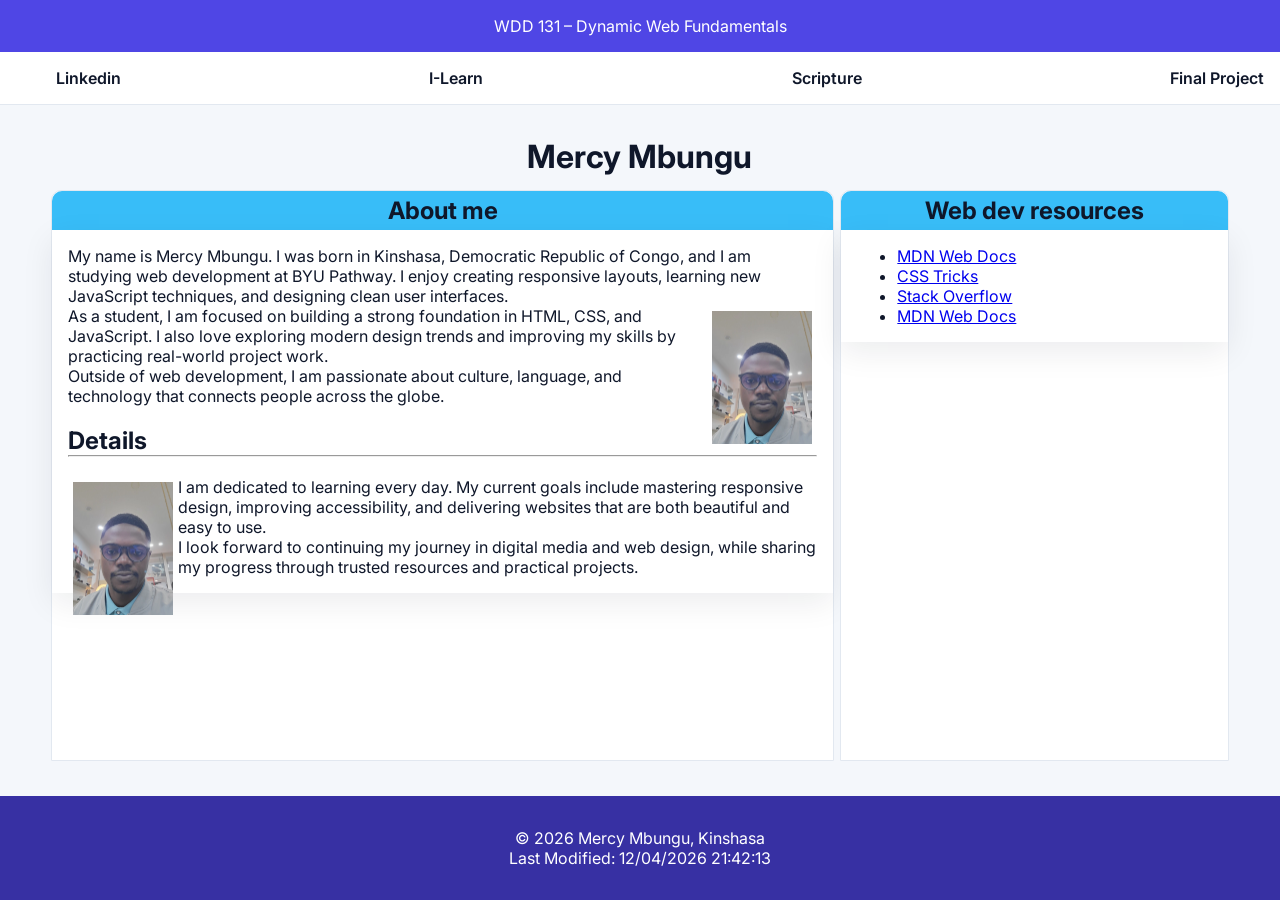
<file: index.html>
<!DOCTYPE html>
<html lang="en">
<head>
    <meta charset="UTF-8">
    <meta name="viewport" content="width=device-width, initial-scale=1.0">
    <title>WDD 131 – Dynamic Web Fundamentals – Mercy Mbungu</title>
    <meta name="author" content="Mercy Mbungu">
    <meta name="description" content="This is my WDD 131 – Dynamic Web Fundamentals course website.">
    <link rel="preconnect" href="https://fonts.googleapis.com">
    <link rel="preconnect" href="https://fonts.gstatic.com" crossorigin>
    <link href="https://fonts.googleapis.com/css2?family=Inter:wght@400;500;600;700&display=swap" rel="stylesheet">
    <link rel="stylesheet" href="styles/base.css">
    <script defer src="scripts/getdates.js"></script>
</head>
<body>
    <div class="container">
        <header class="header">
            <span id="course-title">WDD 131 – Dynamic Web Fundamentals</span>
            <nav>
                <ul>
                    <li><a href="https://linkedin.com/in/mmngoms">Linkedin</a></li>
                    <li><a href="https://byupw.instructure.com/">I-Learn</a></li>
                    <li><a href="https://www.churchofjesuschrist.org/study/scriptures/bofm/1-ne/3?lang=eng&id=p7#p7">Scripture</a></li>
                    <li><a href="#">Final Project</a></li>
                </ul>
            </nav>
        </header>
        <main>
            <h1>Mercy Mbungu</h1>
            <section class="card">
                <div class="card-title">
                    <h2>About me</h2>
                </div>
                <div class="card-body">
                    <p>My name is Mercy Mbungu. I was born in Kinshasa, Democratic Republic of Congo, and I am studying web development at BYU Pathway. I enjoy creating responsive layouts, learning new JavaScript techniques, and designing clean user interfaces.</p>
                    <img class="float-right" src="images/profile.webp" alt="Mercy Mbungu profile">
                    <p>As a student, I am focused on building a strong foundation in HTML, CSS, and JavaScript. I also love exploring modern design trends and improving my skills by practicing real-world project work.</p>
                    <p>Outside of web development, I am passionate about culture, language, and technology that connects people across the globe.</p>
                    <br>
                    <h2>Details</h2>
                    <hr>
                    <br>
                    <img src="images/profile.webp" class="float-left" alt="Portrait of Mercy Mbungu">
                    <p>I am dedicated to learning every day. My current goals include mastering responsive design, improving accessibility, and delivering websites that are both beautiful and easy to use.</p>
                    <p>I look forward to continuing my journey in digital media and web design, while sharing my progress through trusted resources and practical projects.</p>
                </div>
            </section>
            <section class="card">
                <div class="card-title">
                    <h2>Web dev resources</h2>
                </div>
                <div class="card-body">
                    <ul>
                        <li><a href="https://developer.mozilla.org/en-US/docs/Web/JavaScript">MDN Web Docs</a></li>
                        <li><a href="https://css-tricks.com/">CSS Tricks</a></li>
                        <li><a href="https://stackoverflow.com/">Stack Overflow</a></li>
                        <li><a href="https://developer.mozilla.org/en-US/docs/Web/HTML">MDN Web Docs</a></li>
                    </ul>
                </div>
            </section>
        </main>
        <footer>
            <p>&copy; <span id="currentYear"></span> Mercy Mbungu, Kinshasa</p>
            <p id="lastModified"></p>
        </footer>
    </div>
</body>
</html>
</file>
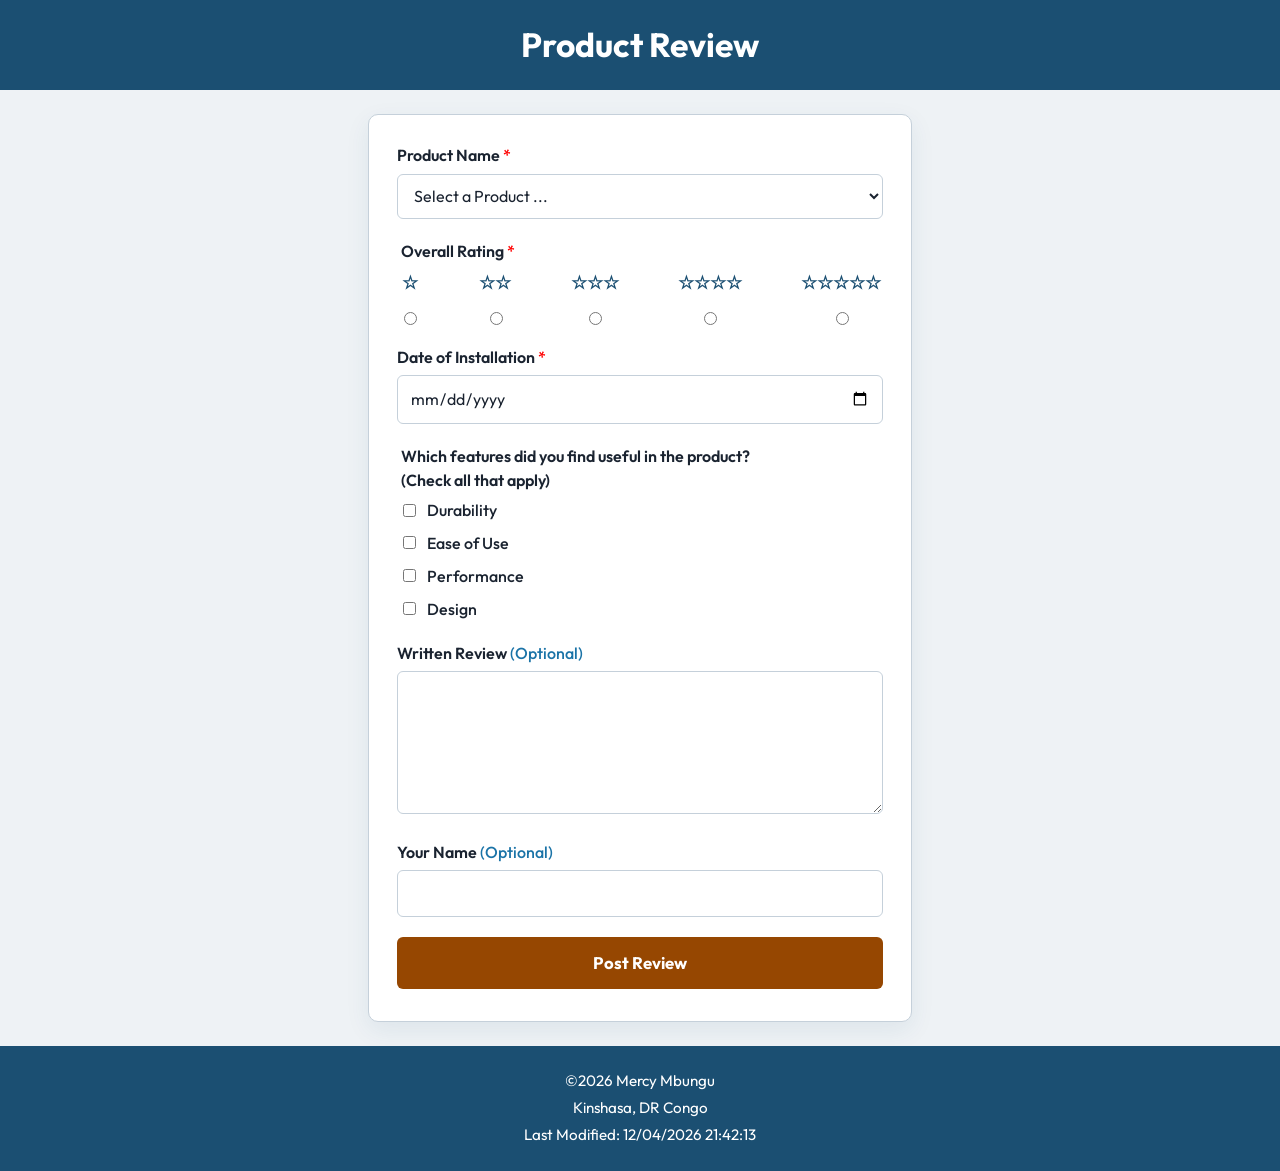
<file: form.html>
<!DOCTYPE html>
<html lang="en">
<head>
    <meta charset="UTF-8">
    <meta name="viewport" content="width=device-width, initial-scale=1.0">
    <title>Product Review | WDD 131</title>
    <meta name="description" content="Submit a product review using this WDD 131 product review form.">
    <meta name="author" content="Mercy Mbungu">

    <link rel="preconnect" href="https://fonts.googleapis.com">
    <link rel="preconnect" href="https://fonts.gstatic.com" crossorigin>
    <link href="https://fonts.googleapis.com/css2?family=Outfit:wght@400;500;600;700&display=swap" rel="stylesheet">
    <link rel="stylesheet" href="styles/form.css">
    <script src="scripts/form.js" defer></script>
    <script src="scripts/getdates.js" defer></script>
</head>
<body>
    <header>
        <h1>Product Review</h1>
    </header>

    <main>
        <form action="review.html" method="get">
            <div class="form-group">
                <label for="productName">Product Name <span class="required">*</span></label>
                <select id="productName" name="productName" required>
                    <option value="" disabled selected>Select a Product ...</option>
                </select>
            </div>

            <fieldset class="form-group">
                <legend>Overall Rating <span class="required">*</span></legend>
                <div class="rating">
                    <div class="rating-option">
                        <label for="rating1">&star;</label>
                        <input type="radio" id="rating1" name="rating" value="1" required>
                    </div>
                    <div class="rating-option">
                        <label for="rating2">&star;&star;</label>
                        <input type="radio" id="rating2" name="rating" value="2" required>
                    </div>
                    <div class="rating-option">
                        <label for="rating3">&star;&star;&star;</label>
                        <input type="radio" id="rating3" name="rating" value="3" required>
                    </div>
                    <div class="rating-option">
                        <label for="rating4">&star;&star;&star;&star;</label>
                        <input type="radio" id="rating4" name="rating" value="4" required>
                    </div>
                    <div class="rating-option">
                        <label for="rating5">&star;&star;&star;&star;&star;</label>
                        <input type="radio" id="rating5" name="rating" value="5" required>
                    </div>
                </div>
            </fieldset>

            <div class="form-group">
                <label for="installDate">Date of Installation <span class="required">*</span></label>
                <input type="date" id="installDate" name="installDate" required>
            </div>

            <fieldset class="form-group">
                <legend>Which features did you find useful in the product?<br>(Check all that apply)</legend>
                <div class="checkbox-list">
                    <label for="featureDurability">
                        <input type="checkbox" id="featureDurability" name="features" value="durability">
                        Durability
                    </label>
                    <label for="featureEase">
                        <input type="checkbox" id="featureEase" name="features" value="ease-of-use">
                        Ease of Use
                    </label>
                    <label for="featurePerformance">
                        <input type="checkbox" id="featurePerformance" name="features" value="performance">
                        Performance
                    </label>
                    <label for="featureDesign">
                        <input type="checkbox" id="featureDesign" name="features" value="design">
                        Design
                    </label>
                </div>
            </fieldset>

            <div class="form-group">
                <label for="review">Written Review <span class="optional">(Optional)</span></label>
                <textarea id="review" name="review" rows="5"></textarea>
            </div>

            <div class="form-group">
                <label for="userName">Your Name <span class="optional">(Optional)</span></label>
                <input type="text" id="userName" name="userName" autocomplete="name">
            </div>

            <input type="submit" value="Post Review">
        </form>
    </main>

    <footer>
        <p>&copy;<span id="currentYear"></span> Mercy Mbungu</p>
        <p>Kinshasa, DR Congo</p>
        <p id="lastModified"></p>
    </footer>
</body>
</html>
</file>
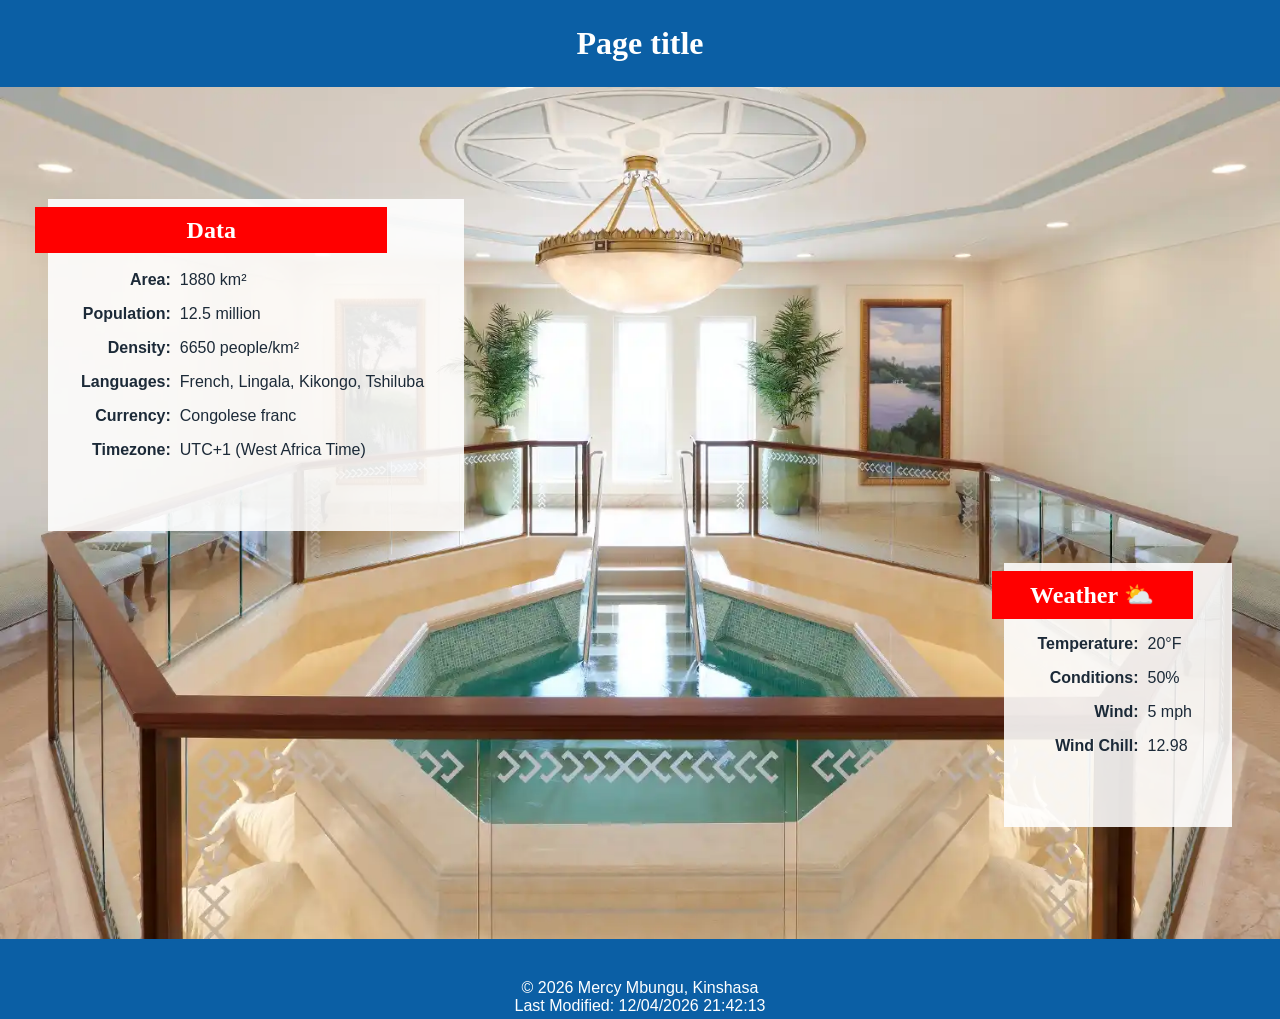
<file: place.html>
<!DOCTYPE html>
<html lang="en">
<head>
    <meta charset="UTF-8">
    <meta name="viewport" content="width=device-width, initial-scale=1.0">
    <title>Place of my city</title>
    <meta name="description" content="This is my WDD 131 – Dynamic Web Fundamentals course website : Place of my city.">
    <meta name="author"  content="Mercy Mbungu">

    <link rel="stylesheet" href="styles/place.css">
    <link rel="stylesheet" href="styles/place-large.css">

    <script src="scripts/place.js" defer></script>
</head>
<body>
    <div class="container">
        <header>
            <h1>Page title</h1>
        </header>
        <main>
            <picture>
                <source media="(min-width: 1000px)" srcset="images/template-kinshasa-large.webp">
                <source media="(min-width: 500px)" srcset="images/template-kinshasa-medium.webp">
                <img src="images/template-kinshasa-small.webp" alt="A beautiful landscape">
            </picture>
            <section class="card">
                <h2>Data</h2>
                <table>
                    <tr>
                        <th>Area:</th>
                        <td>1880 km²</td>
                    </tr>
                    <tr>
                        <th>Population:</th>
                        <td>12.5 million</td>
                    </tr>
                    <tr>
                        <th>Density:</th>
                        <td>6650 people/km²</td>
                    </tr>
                    <tr>
                        <th>Languages:</th>
                        <td>French, Lingala, Kikongo, Tshiluba</td>
                    </tr>
                    <tr>
                        <th>Currency:</th>
                        <td>Congolese franc</td>
                    </tr>
                    <tr>
                        <th>Timezone:</th>
                        <td>UTC+1 (West Africa Time)</td>
                    </tr>
                </table>
            </section>
            <section class="card">
                <h2>Weather</h2>
                <svg class="weather-icon" xmlns="http://www.w3.org/2000/svg" width="64" height="64" fill="currentColor" viewBox="0 0 16 16">
                    <path d="M7 8a3.5 3.5 0 0 1 3.5 3.555.5.5 0 0 0 .625.492A1.503 1.503 0 0 1 13 13.5a1.5 1.5 0 0 1-1.5 1.5H3a2 2 0 1 1 .1-3.998.5.5 0 0 0 .509-.375A3.5 3.5 0 0 1 7 8m4.473 3a4.5 4.5 0 0 0-8.72-.99A3 3 0 0 0 3 16h8.5a2.5 2.5 0 0 0 0-5z"/>
                    <path d="M11.286 1.778a.5.5 0 0 0-.565-.755 4.595 4.595 0 0 0-3.18 5.003 5.5 5.5 0 0 1 1.055.209A3.6 3.6 0 0 1 9.83 2.617a4.593 4.593 0 0 0 4.31 5.744 3.58 3.58 0 0 1-2.241.634q.244.477.394 1a4.59 4.59 0 0 0 3.624-2.04.5.5 0 0 0-.565-.755 3.593 3.593 0 0 1-4.065-5.422z"/>
                </svg>
                <table>
                    <tr>
                        <th>Temperature:</th>
                        <td><span id="temperature">20</span>°F</td>
                    </tr>
                    <tr>
                        <th>Conditions:</th>
                        <td><span id="humidity">50</span>%</td>
                    </tr>
                    <tr>
                        <th>Wind:</th>
                        <td><span id="windSpeed">5</span> mph</td>
                    </tr>
                    <tr>
                        <th>Wind Chill:</th>
                        <td><span id="windChill">N/A</span></td>
                    </tr>
                </table>
            </section>
        </main>
        <footer>
            <p>&copy; <span id="currentYear"></span> Mercy Mbungu, Kinshasa</p>
            <p id="lastModified"></p>
        </footer>
    </div>
</body>
</html>
</file>
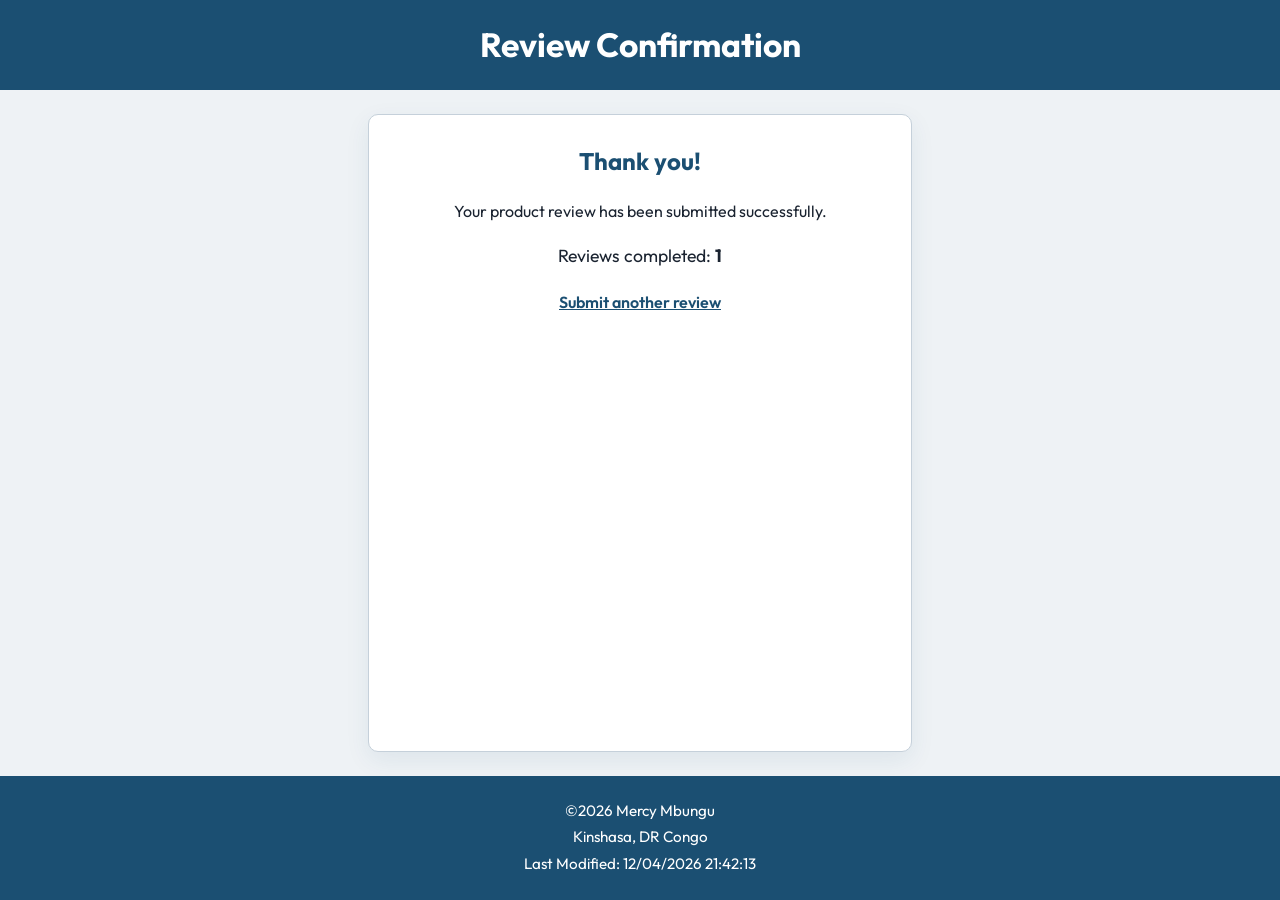
<file: review.html>
<!DOCTYPE html>
<html lang="en">
<head>
    <meta charset="UTF-8">
    <meta name="viewport" content="width=device-width, initial-scale=1.0">
    <title>Review Confirmation | WDD 131</title>
    <meta name="description" content="Confirmation page after submitting a product review.">
    <meta name="author" content="Mercy Mbungu">

    <link rel="preconnect" href="https://fonts.googleapis.com">
    <link rel="preconnect" href="https://fonts.gstatic.com" crossorigin>
    <link href="https://fonts.googleapis.com/css2?family=Outfit:wght@400;500;600;700&display=swap" rel="stylesheet">
    <link rel="stylesheet" href="styles/form.css">
    <script src="scripts/review.js" defer></script>
    <script src="scripts/getdates.js" defer></script>
</head>
<body>
    <header>
        <h1>Review Confirmation</h1>
    </header>

    <main class="confirm">
        <h2>Thank you!</h2>
        <p>Your product review has been submitted successfully.</p>
        <p class="counter">
            Reviews completed: <strong id="reviewCount">0</strong>
        </p>
        <p><a class="back-link" href="form.html">Submit another review</a></p>
    </main>

    <footer>
        <p>&copy;<span id="currentYear"></span> Mercy Mbungu</p>
        <p>Kinshasa, DR Congo</p>
        <p id="lastModified"></p>
    </footer>
</body>
</html>
</file>
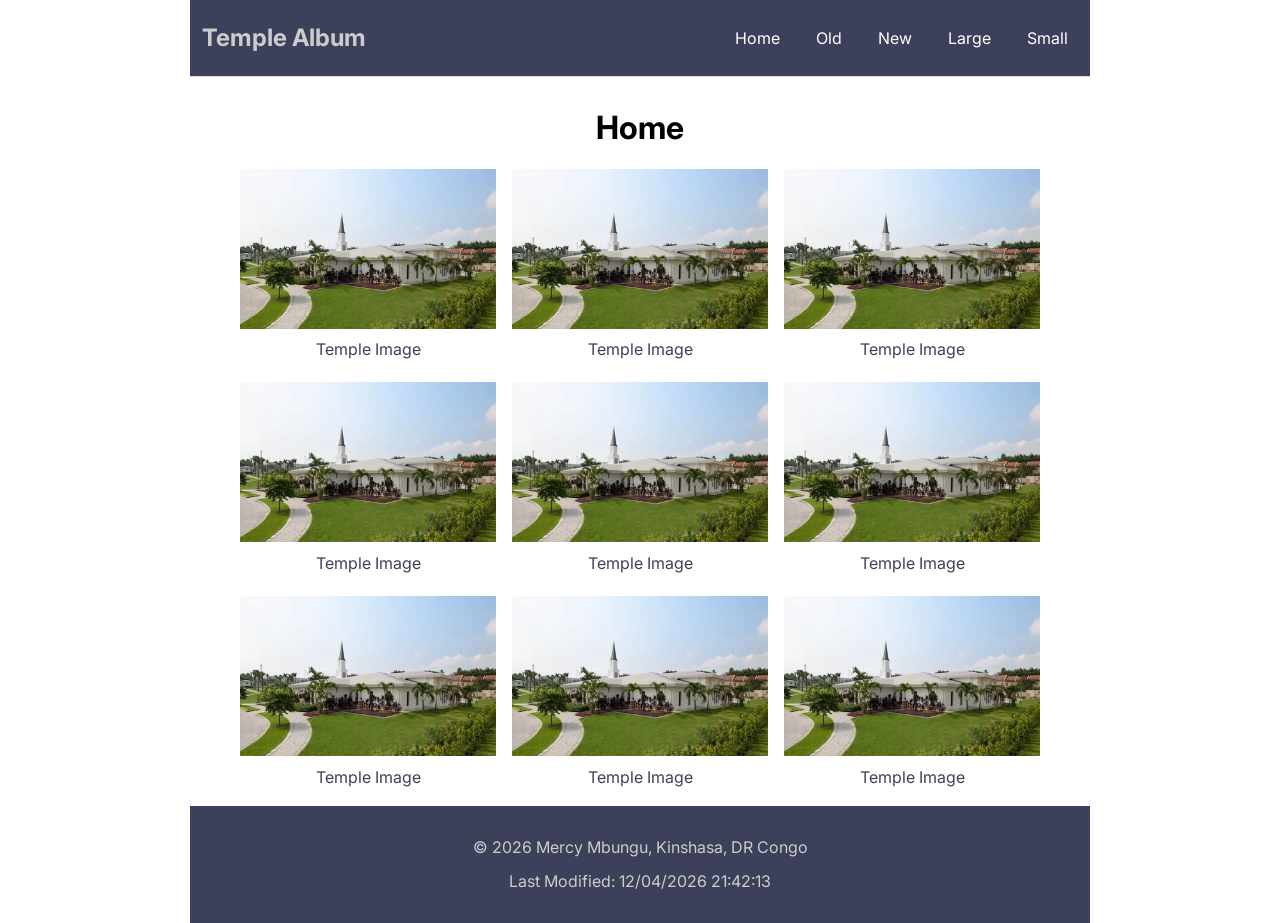
<file: temples.html>
<!DOCTYPE html>
<html lang="en">

<head>
    <meta charset="UTF-8">
    <meta name="viewport" content="width=device-width, initial-scale=1.0">
    <title>WDD131 : Temples</title>
    <meta name="description" content="This is my WDD 131 – Dynamic Web Fundamentals course website.">
    <meta name="author" content="Mercy Mbungu">

    <link rel="preconnect" href="https://fonts.googleapis.com">
    <link rel="preconnect" href="https://fonts.gstatic.com" crossorigin>
    <link href="https://fonts.googleapis.com/css2?family=Inter:wght@400;500;600;700&display=swap" rel="stylesheet">

    <link rel="stylesheet" href="styles/temples.css">
    <link rel="stylesheet" href="styles/temples-large.css">
    <link rel="stylesheet" href="styles/normalize.css">

    <script src="scripts/temples.js" defer></script>
</head>

<body>
    <div class="container">

        <header>
            <span>Temple Album</span>
            <nav>
                <a class="item" href="#">Home</a>
                <a class="item" href="#">Old</a>
                <a class="item" href="#">New</a>
                <a class="item" href="#">Large</a>
                <a class="item" href="#">Small</a>
            </nav>
            <div id="hamburger" class="hamburger"></div>
        </header>
        <main>
            <h1>Home</h1>
            <div class="album">
                <figure>
                    <img src="images/temple-kinshasa.webp" alt="Temple">
                    <figcaption>Temple Image</figcaption>
                </figure>
                <figure>
                    <img src="images/temple-kinshasa.webp" alt="Temple">
                    <figcaption>Temple Image</figcaption>
                </figure>
                <figure>
                    <img src="images/temple-kinshasa.webp" alt="Temple">
                    <figcaption>Temple Image</figcaption>
                </figure>
                <figure>
                    <img src="images/temple-kinshasa.webp" alt="Temple">
                    <figcaption>Temple Image</figcaption>
                </figure>
                <figure>
                    <img src="images/temple-kinshasa.webp" alt="Temple">
                    <figcaption>Temple Image</figcaption>
                </figure>
                <figure>
                    <img src="images/temple-kinshasa.webp" alt="Temple">
                    <figcaption>Temple Image</figcaption>
                </figure>
                <figure>
                    <img src="images/temple-kinshasa.webp" alt="Temple">
                    <figcaption>Temple Image</figcaption>
                </figure>
                <figure>
                    <img src="images/temple-kinshasa.webp" alt="Temple">
                    <figcaption>Temple Image</figcaption>
                </figure>
                <figure>
                    <img src="images/temple-kinshasa.webp" alt="Temple">
                    <figcaption>Temple Image</figcaption>
                </figure>
            </div>
        </main>

        <footer>
            <p>&copy; <span id="currentYear"></span> Mercy Mbungu, Kinshasa, DR Congo</p>
            <p id="lastModified"></p>
        </footer>
    </div>
</body>

</html>
</file>
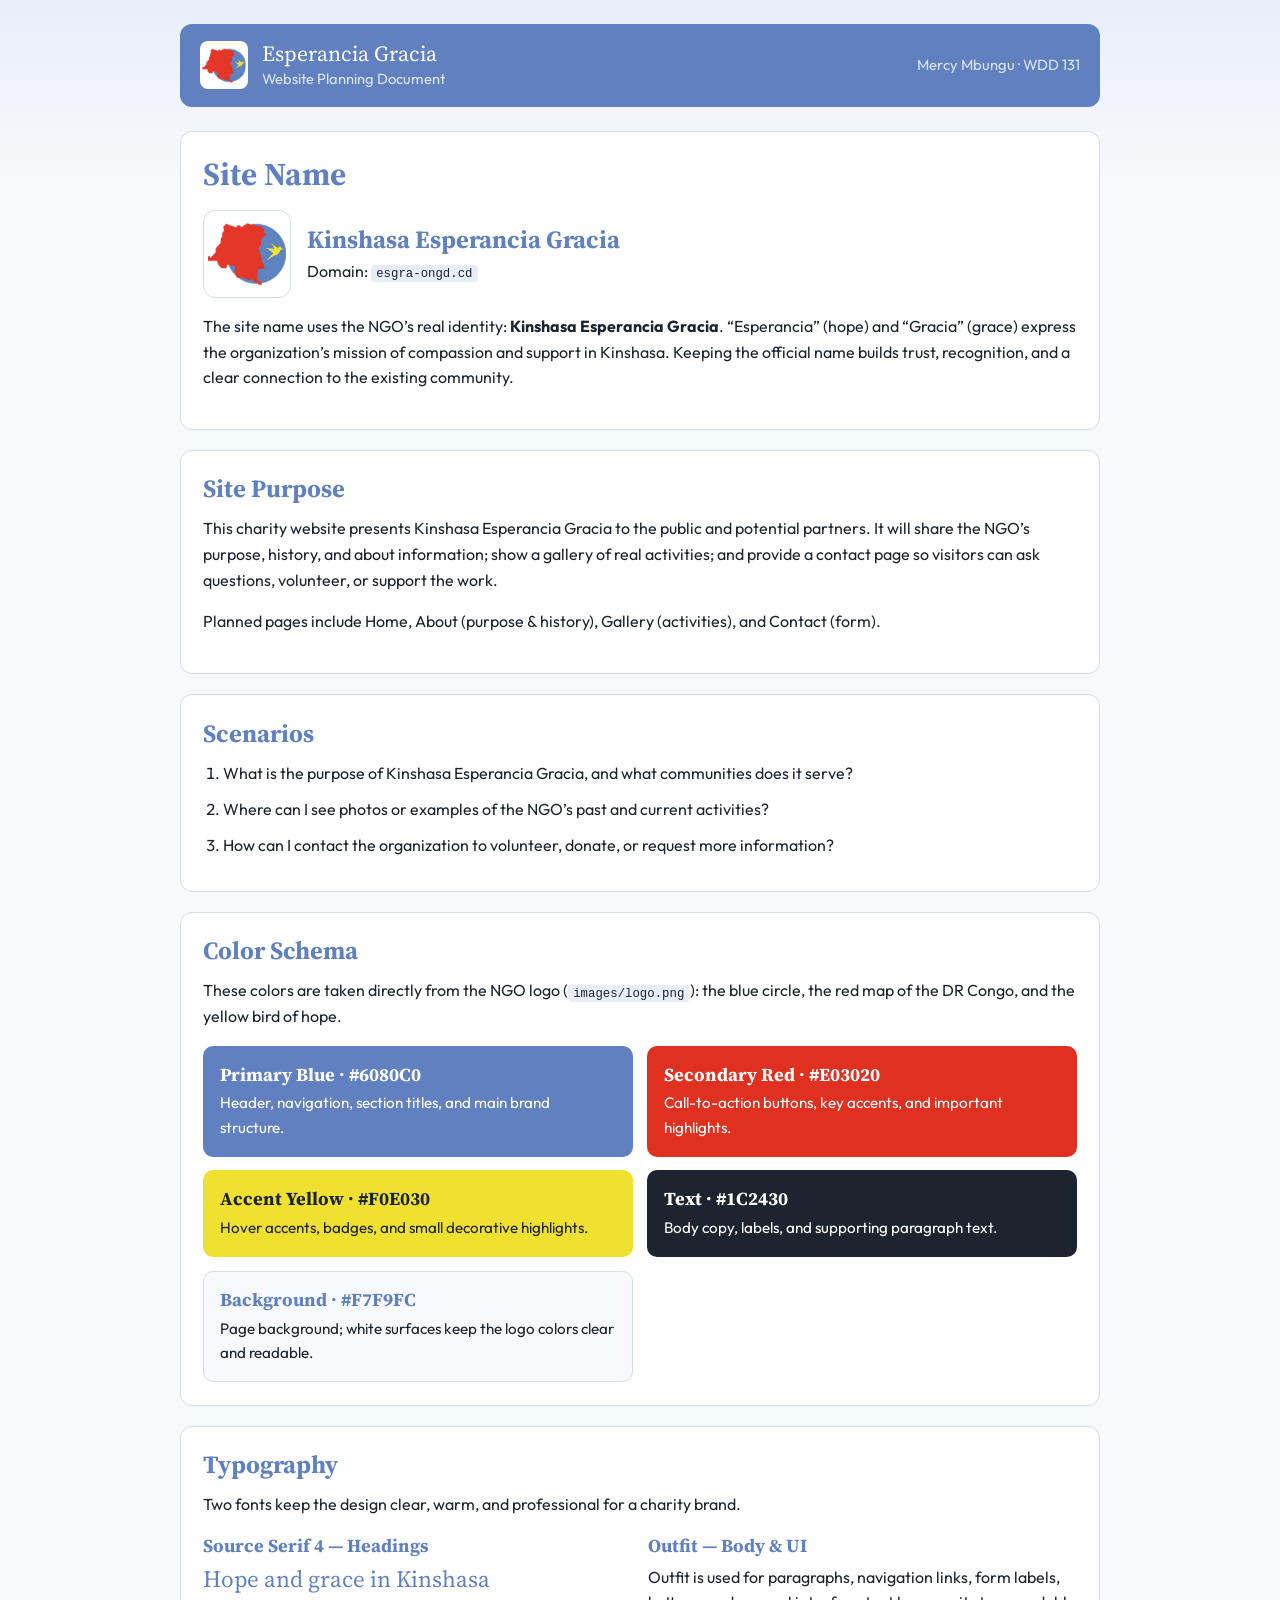
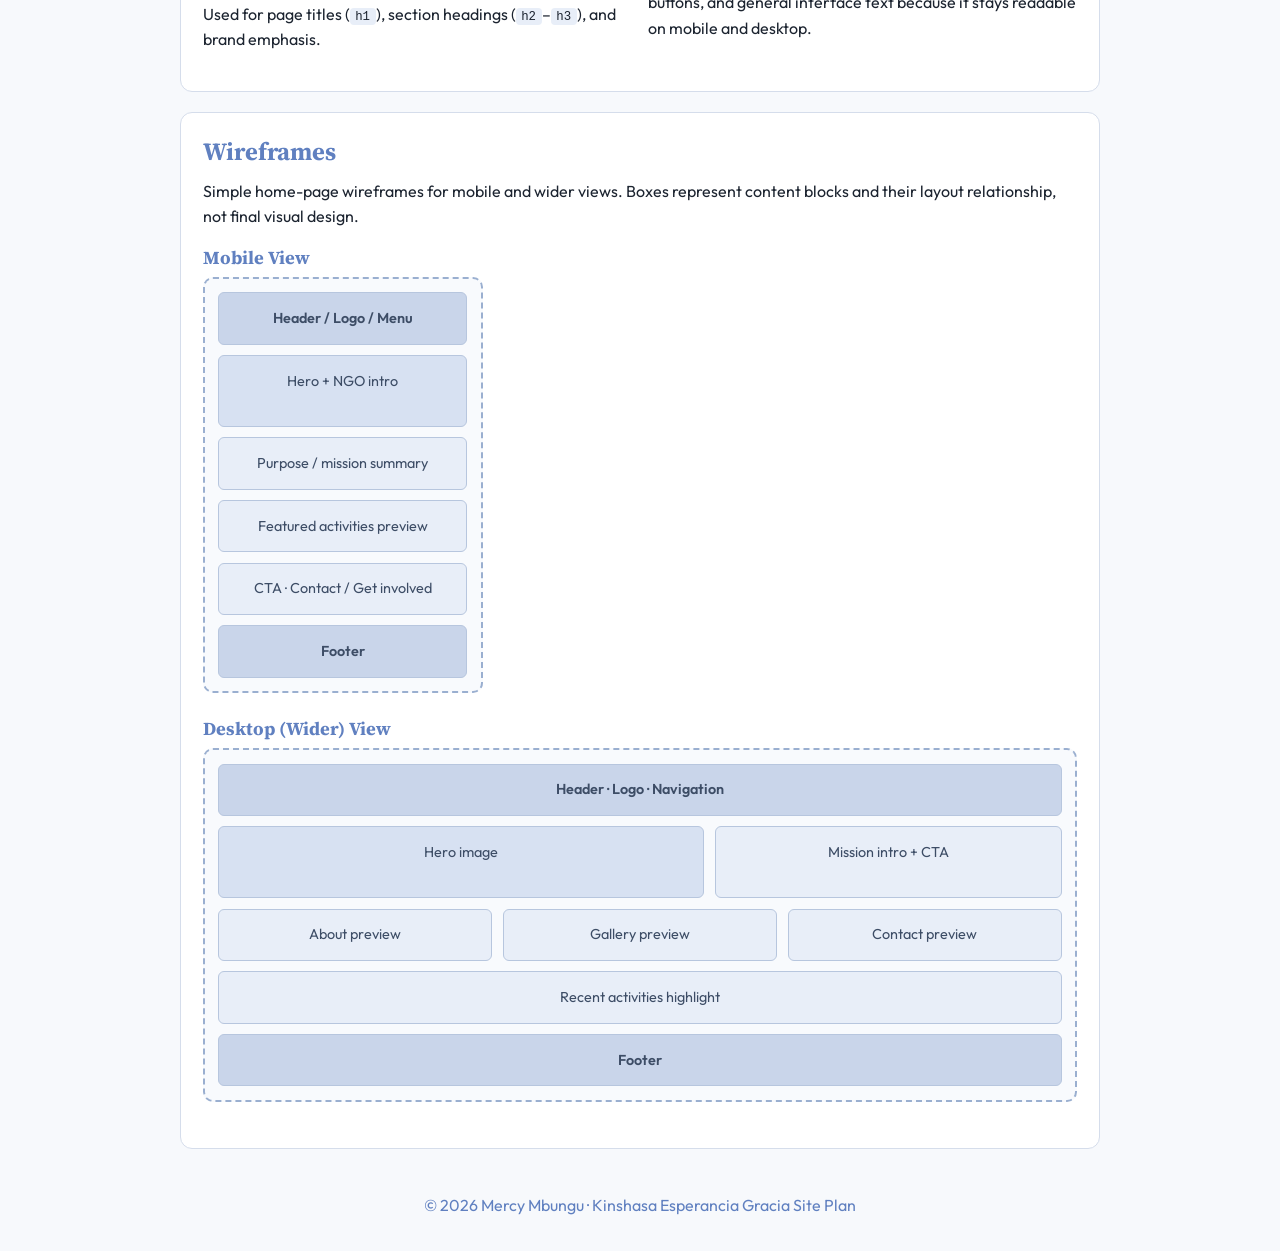
<file: project/siteplan.html>
<!DOCTYPE html>
<html lang="en">
<head>
    <meta charset="UTF-8">
    <meta name="viewport" content="width=device-width, initial-scale=1.0">
    <title>Kinshasa Esperancia Gracia | Website Site Plan</title>
    <meta name="description" content="Website planning document for Kinshasa Esperancia Gracia, a charity NGO website with purpose, history, about, contact, and activity gallery.">
    <meta name="author" content="Mercy Mbungu">

    <link rel="preconnect" href="https://fonts.googleapis.com">
    <link rel="preconnect" href="https://fonts.gstatic.com" crossorigin>
    <link href="https://fonts.googleapis.com/css2?family=Outfit:wght@400;500;600;700&family=Source+Serif+4:opsz,wght@8..60,600;8..60,700&display=swap" rel="stylesheet">
    <link rel="stylesheet" href="styles/siteplan.css">
</head>
<body>
    <header class="site-header">
        <div class="brand">
            <img class="logo" src="images/logo.png" alt="Kinshasa Esperancia Gracia logo">
            <div>
                <p class="brand-name">Esperancia Gracia</p>
                <p class="brand-tag">Website Planning Document</p>
            </div>
        </div>
        <p class="author">Mercy Mbungu · WDD 131</p>
    </header>

    <main class="plan">
        <section id="site-name" class="plan-section">
            <h1>Site Name</h1>
            <div class="name-block">
                <img class="logo-large" src="images/logo.png" alt="Kinshasa Esperancia Gracia logo">
                <div>
                    <h2>Kinshasa Esperancia Gracia</h2>
                    <p>Domain: <code>esgra-ongd.cd</code></p>
                </div>
            </div>
            <p>
                The site name uses the NGO’s real identity: <strong>Kinshasa Esperancia Gracia</strong>.
                “Esperancia” (hope) and “Gracia” (grace) express the organization’s mission of
                compassion and support in Kinshasa. Keeping the official name builds trust,
                recognition, and a clear connection to the existing community.
            </p>
        </section>

        <section id="site-purpose" class="plan-section">
            <h2>Site Purpose</h2>
            <p>
                This charity website presents Kinshasa Esperancia Gracia to the public and
                potential partners. It will share the NGO’s purpose, history, and about
                information; show a gallery of real activities; and provide a contact page
                so visitors can ask questions, volunteer, or support the work.
            </p>
            <p>
                Planned pages include Home, About (purpose &amp; history), Gallery (activities),
                and Contact (form).
            </p>
        </section>

        <section id="scenarios" class="plan-section">
            <h2>Scenarios</h2>
            <ol class="scenarios">
                <li>What is the purpose of Kinshasa Esperancia Gracia, and what communities does it serve?</li>
                <li>Where can I see photos or examples of the NGO’s past and current activities?</li>
                <li>How can I contact the organization to volunteer, donate, or request more information?</li>
            </ol>
        </section>

        <section id="color-schema" class="plan-section">
            <h2>Color Schema</h2>
            <p>
                These colors are taken directly from the NGO logo (<code>images/logo.png</code>):
                the blue circle, the red map of the DR Congo, and the yellow bird of hope.
            </p>
            <div class="swatches">
                <article class="swatch swatch-primary">
                    <h3>Primary Blue · #6080C0</h3>
                    <p>Header, navigation, section titles, and main brand structure.</p>
                </article>
                <article class="swatch swatch-secondary">
                    <h3>Secondary Red · #E03020</h3>
                    <p>Call-to-action buttons, key accents, and important highlights.</p>
                </article>
                <article class="swatch swatch-accent">
                    <h3>Accent Yellow · #F0E030</h3>
                    <p>Hover accents, badges, and small decorative highlights.</p>
                </article>
                <article class="swatch swatch-text">
                    <h3>Text · #1C2430</h3>
                    <p>Body copy, labels, and supporting paragraph text.</p>
                </article>
                <article class="swatch swatch-bg">
                    <h3>Background · #F7F9FC</h3>
                    <p>Page background; white surfaces keep the logo colors clear and readable.</p>
                </article>
            </div>
        </section>

        <section id="typography" class="plan-section">
            <h2>Typography</h2>
            <p>Two fonts keep the design clear, warm, and professional for a charity brand.</p>
            <div class="type-samples">
                <article>
                    <h3 class="heading-font">Source Serif 4 — Headings</h3>
                    <p class="heading-font sample-heading">Hope and grace in Kinshasa</p>
                    <p>Used for page titles (<code>h1</code>), section headings (<code>h2</code>–<code>h3</code>), and brand emphasis.</p>
                </article>
                <article>
                    <h3 class="body-font">Outfit — Body &amp; UI</h3>
                    <p class="body-font sample-body">
                        Outfit is used for paragraphs, navigation links, form labels, buttons,
                        and general interface text because it stays readable on mobile and desktop.
                    </p>
                </article>
            </div>
        </section>

        <section id="wireframes" class="plan-section">
            <h2>Wireframes</h2>
            <p>
                Simple home-page wireframes for mobile and wider views. Boxes represent content
                blocks and their layout relationship, not final visual design.
            </p>

            <h3>Mobile View</h3>
            <div class="wireframe wireframe-mobile">
                <div class="wf-block wf-header">Header / Logo / Menu</div>
                <div class="wf-block wf-hero">Hero + NGO intro</div>
                <div class="wf-block">Purpose / mission summary</div>
                <div class="wf-block">Featured activities preview</div>
                <div class="wf-block">CTA · Contact / Get involved</div>
                <div class="wf-block wf-footer">Footer</div>
            </div>

            <h3>Desktop (Wider) View</h3>
            <div class="wireframe wireframe-desktop">
                <div class="wf-block wf-header">Header · Logo · Navigation</div>
                <div class="wf-hero-row">
                    <div class="wf-block wf-hero">Hero image</div>
                    <div class="wf-block">Mission intro + CTA</div>
                </div>
                <div class="wf-cards">
                    <div class="wf-block">About preview</div>
                    <div class="wf-block">Gallery preview</div>
                    <div class="wf-block">Contact preview</div>
                </div>
                <div class="wf-block">Recent activities highlight</div>
                <div class="wf-block wf-footer">Footer</div>
            </div>
        </section>
    </main>

    <footer class="site-footer">
        <p>&copy; <span id="currentYear"></span> Mercy Mbungu · Kinshasa Esperancia Gracia Site Plan</p>
    </footer>

    <script>
        document.getElementById("currentYear").textContent = new Date().getFullYear();
    </script>
</body>
</html>
</file>
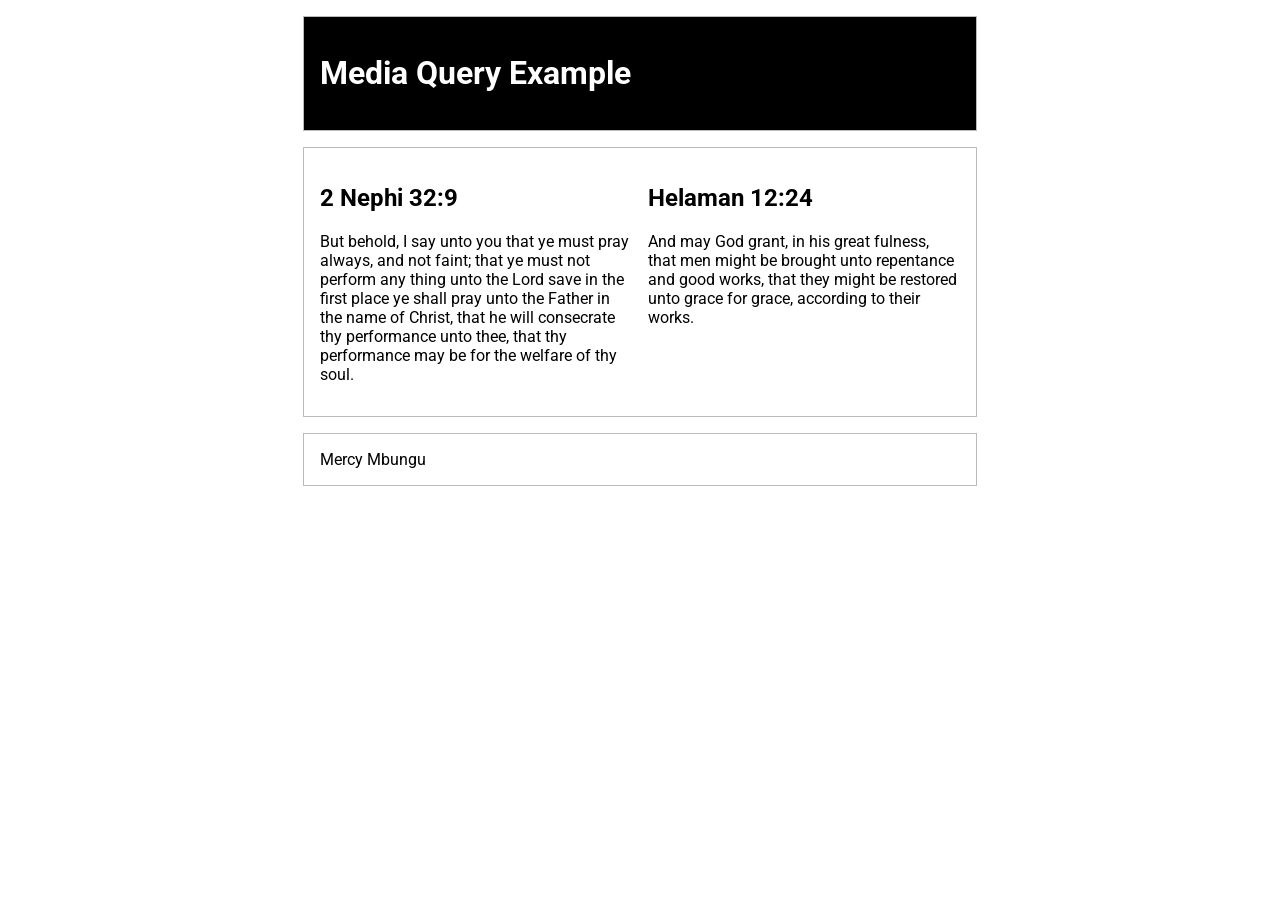
<file: week02/media-query.html>
<!DOCTYPE html>
<html lang="en">

<head>
    <meta charset="UTF-8">
    <meta name="viewport" content="width=device-width, initial-scale=1.0">
    <title>WDD 131 - Media Query</title>
    <meta name="author" content="Mercy Mbungu">
    <meta name="description" content="This is my WDD 131 – Dynamic Web Fundamentals course website.">

    <!-- Google Fonts Robotot -->
    <link rel="preconnect" href="https://fonts.googleapis.com">
    <link rel="preconnect" href="https://fonts.gstatic.com" crossorigin>
    <link href="https://fonts.googleapis.com/css2?family=Roboto:wght@300;400;500;700&display=swap" rel="stylesheet">

    <link rel="stylesheet" href="styles/media-query.css">
    <link rel="stylesheet" href="styles/media-query-large.css">
</head>

<body>
    <header>
        <h1>Media Query Example</h1>
    </header>
    <main>
        <section>
            <h2>2 Nephi 32:9</h2>
            <p>But behold, I
                say unto you that ye must pray always, and not faint; that ye must not perform any thing unto the Lord
                save in the first place ye shall pray unto the Father in the name of Christ, that he will consecrate thy
                performance unto thee, that thy performance may be for the welfare of thy soul.</p>
        </section>
        <section>
            <h2>Helaman 12:24</h2>
            <p>And may God grant, in his great fulness, that men might be brought unto
                repentance and good works, that they might be restored unto grace for grace, according to their works.
            </p>
        </section>
    </main>
    <footer>Mercy Mbungu</footer>
</body>

</html>
</file>
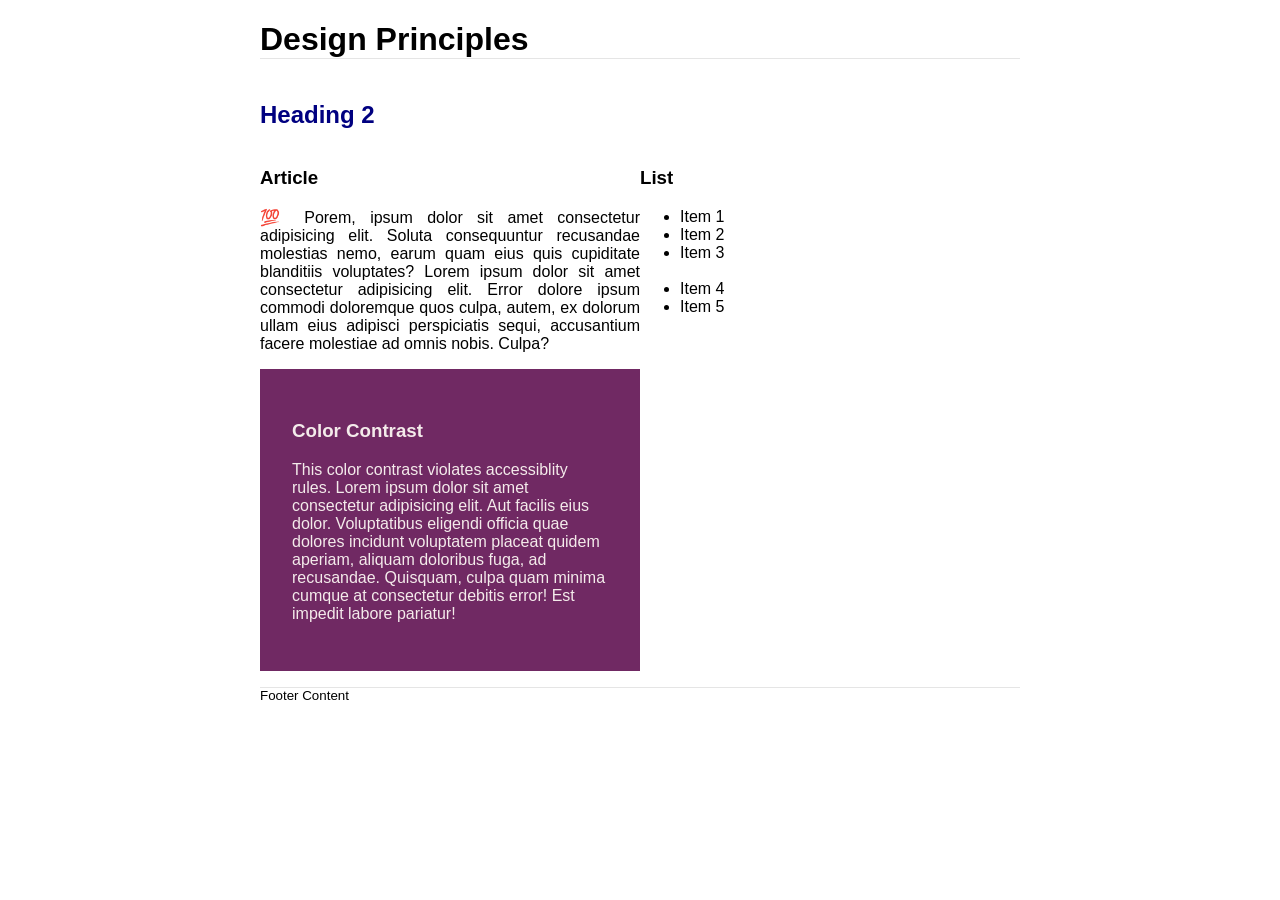
<file: week03/design.html>
<!DOCTYPE html>
<html lang="en">

<head>
    <meta charset="UTF-8">
    <meta name="viewport" content="width=*, initial-scale=1.0">
    <title>Design</title>
    <link rel="stylesheet" href="styles/design.css">
</head>

<body>
    <header>
        <h1>Design Principles</h1>
    </header>
    <main>
        <h2>Heading 2</h2>
        <section>
            <h3>Article</h3>
            <article>
                <p>💯 Porem, ipsum dolor sit amet consectetur adipisicing elit. Soluta consequuntur recusandae molestias
                    nemo, earum quam eius quis cupiditate blanditiis voluptates? Lorem ipsum dolor sit amet consectetur
                    adipisicing elit. Error dolore ipsum commodi doloremque quos culpa, autem, ex dolorum ullam eius
                    adipisci perspiciatis sequi, accusantium facere molestiae ad omnis nobis. Culpa?</p>
            </article>
        </section>
        <section>
            <h3>List</h3>
            <ul>
                <li>Item 1</li>
                <li>Item 2</li>
                <li>Item 3<br><br></li>
                <li>Item 4</li>
                <li>Item 5</li>
            </ul>
        </section>
        <div class="callout">
            <h3>Color Contrast</h3>
            <p>This color contrast violates accessiblity rules. Lorem ipsum dolor sit amet consectetur adipisicing elit.
                Aut facilis eius dolor. Voluptatibus eligendi officia quae dolores incidunt voluptatem placeat quidem
                aperiam, aliquam doloribus fuga, ad recusandae. Quisquam, culpa quam minima cumque at consectetur
                debitis error! Est impedit labore pariatur!</p>
        </div>
    </main>
    <footer>
        Footer Content
    </footer>
</body>

</html>
</file>
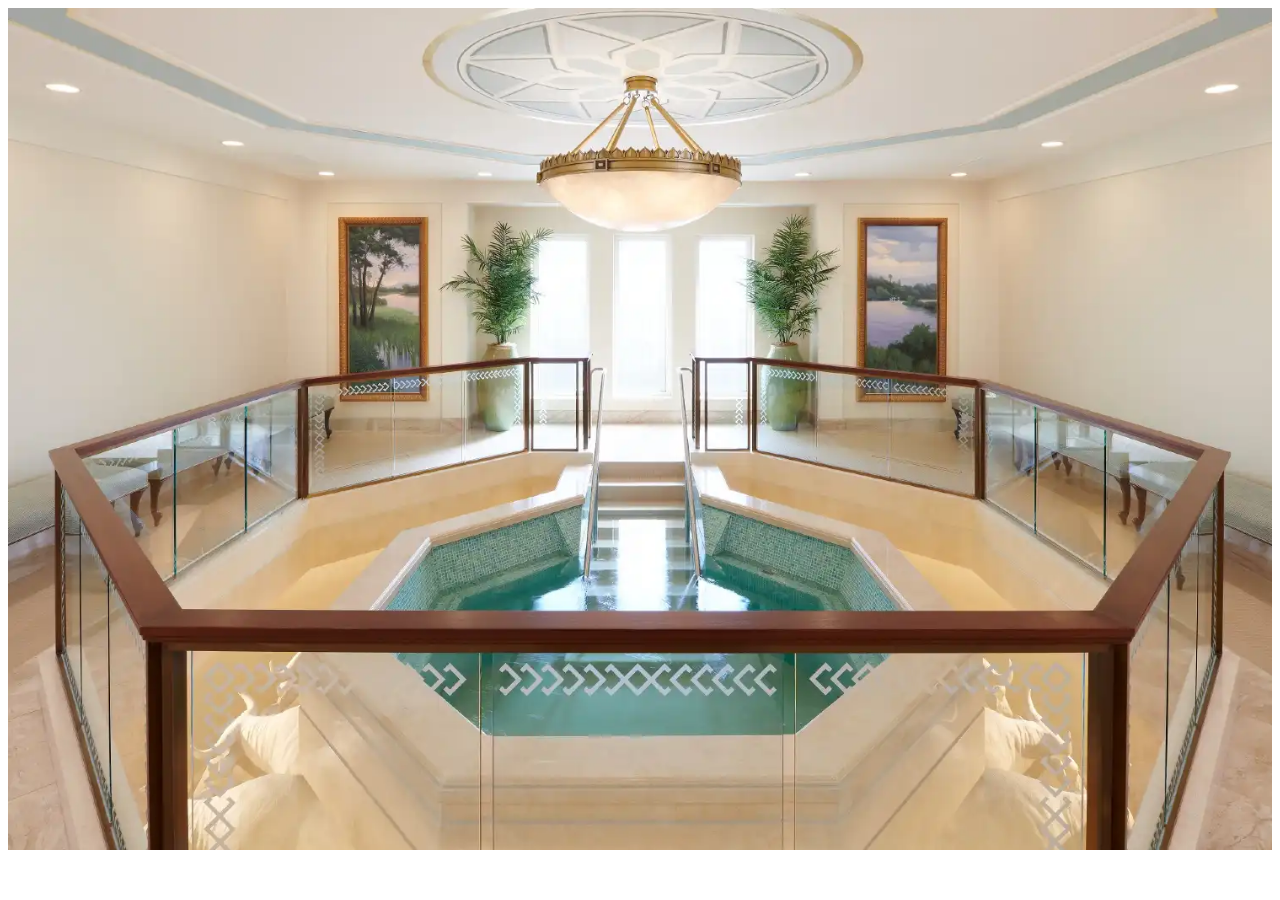
<file: week03/responsive-images.html>
<!DOCTYPE html>
<html lang="en">
<head>
    <meta charset="UTF-8">
    <meta name="viewport" content="width=device-width, initial-scale=1.0">
    <title>Responsive Image</title>
    <meta name="description" content="This is my WDD 131 – Dynamic Web Fundamentals course website : Responsive Image Example.">
    <link rel="stylesheet" href="styles/responsive-images.css">
</head>
<body>
    <main>
        <div class="hero">
            <picture>
                <source media="(min-width:1000px )" srcset="images/template-kinshasa-large.webp">
                <source media="(min-width: 500px)" srcset="images/template-kinshasa-medium.webp">
                <img src="images/template-kinshasa-small.webp" alt="A beautiful landscape">
            </picture>
        </div>
    </main>
</body>
</html>
</file>
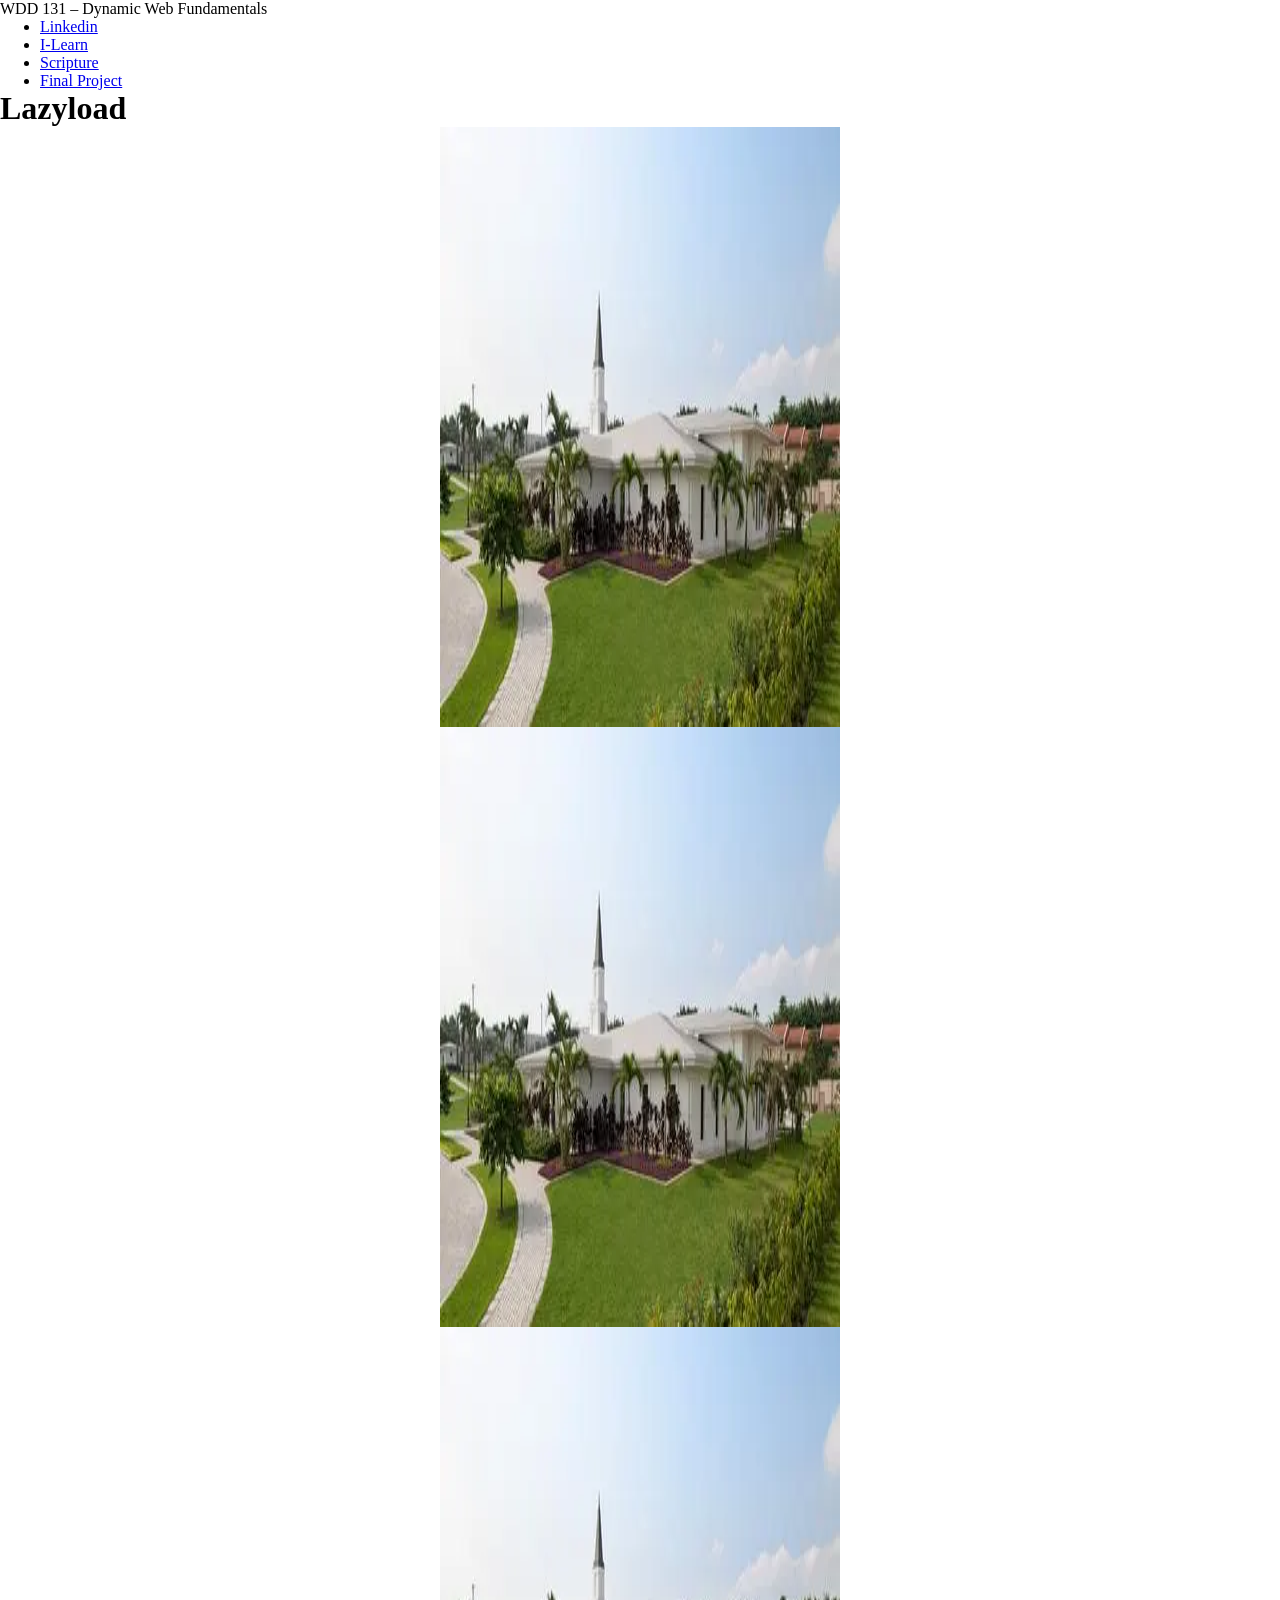
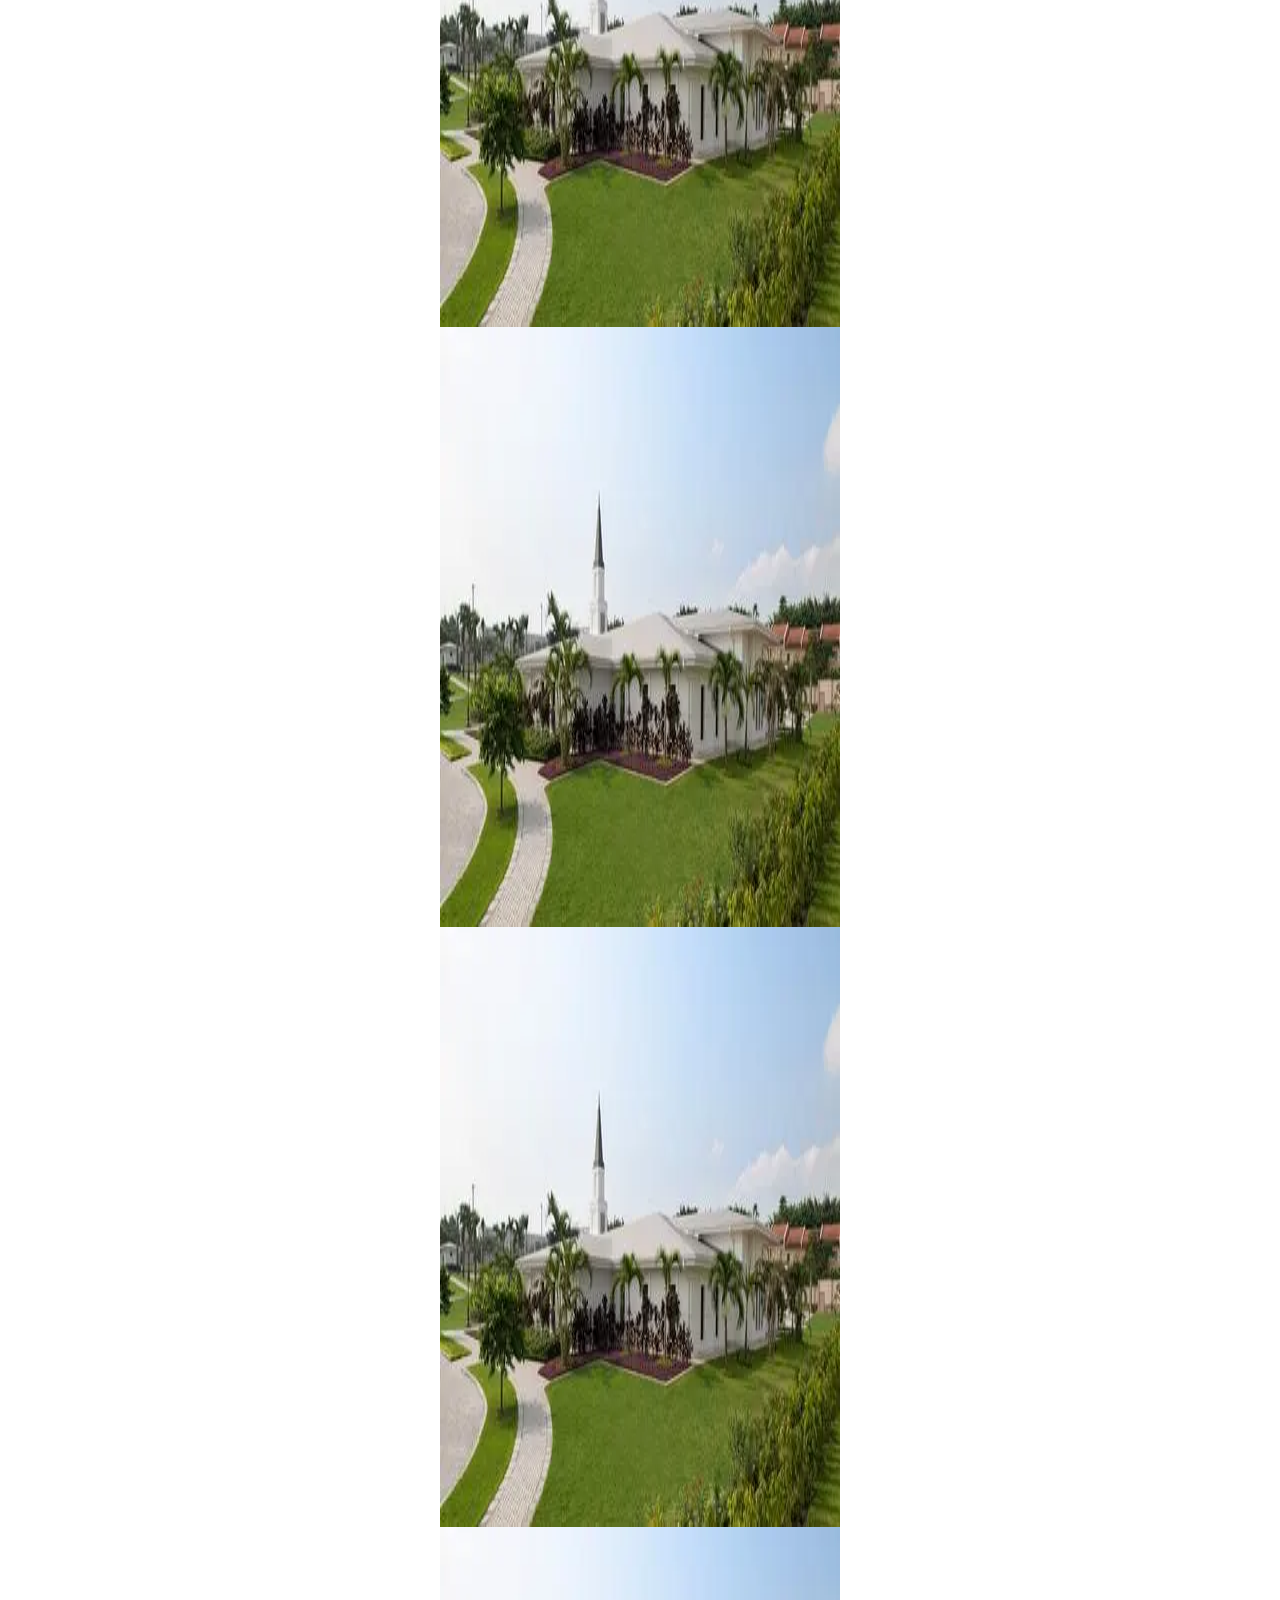
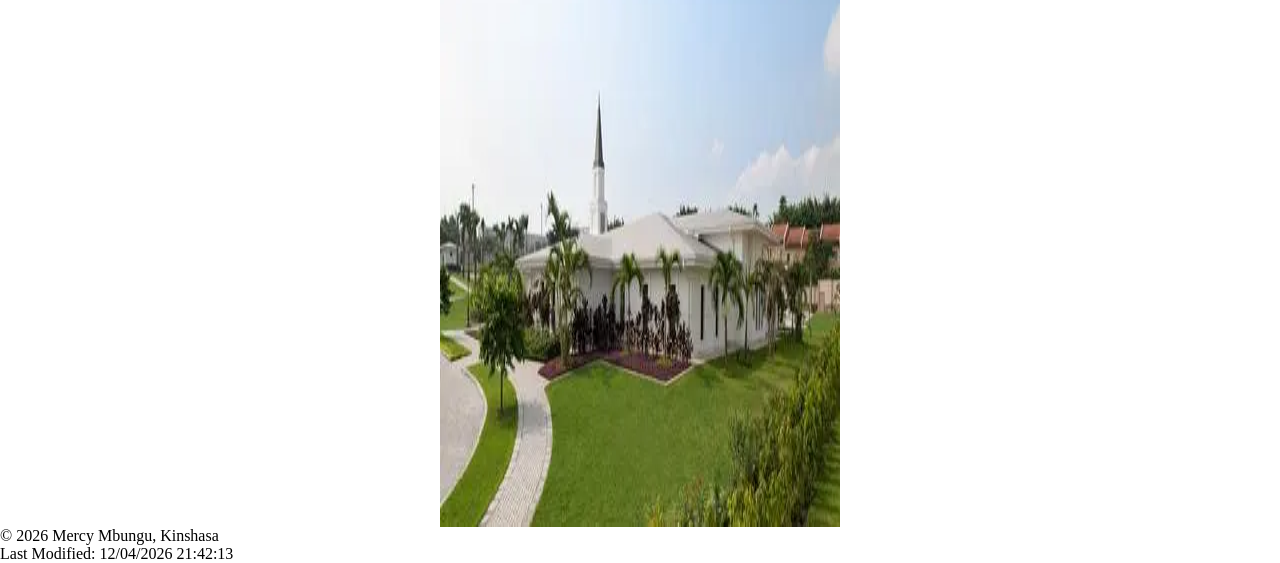
<file: week04/lazyload.html>
<!DOCTYPE html>
<html lang="en">
<head>
    <meta charset="UTF-8">
    <meta name="viewport" content="width=device-width, initial-scale=1.0">
    <title>Lazyload</title>
    <link rel="stylesheet" href="styles/lazyload.css">
    <script src="scripts/getdates.js" defer></script>
</head>
<body>
    <div class="container">
        <header class="header">
            <span id="course-title">WDD 131 – Dynamic Web Fundamentals</span>
            <nav>
                <ul>
                    <li><a href="https://linkedin.com/in/mmngoms">Linkedin</a></li>
                    <li><a href="https://byupw.instructure.com/">I-Learn</a></li>
                    <li><a href="https://www.churchofjesuschrist.org/study/scriptures/bofm/1-ne/3?lang=eng&id=p7#p7">Scripture</a></li>
                    <li><a href="#">Final Project</a></li>
                </ul>
            </nav>
        </header>
        <main>
            <h1>Lazyload</h1>
            <img src="../images/temple-kinshasa.webp" alt="Temple Kinshasa" width="400" height="600" loading="lazy">
            <img src="../images/temple-kinshasa.webp" alt="Temple Kinshasa" width="400" height="600" loading="lazy">
            <img src="../images/temple-kinshasa.webp" alt="Temple Kinshasa" width="400" height="600" loading="lazy">
            <img src="../images/temple-kinshasa.webp" alt="Temple Kinshasa" width="400" height="600" loading="lazy">
            <img src="../images/temple-kinshasa.webp" alt="Temple Kinshasa" width="400" height="600" loading="lazy">
            <img src="../images/temple-kinshasa.webp" alt="Temple Kinshasa" width="400" height="600" loading="lazy">
        </main>
        <footer>
            <p>&copy; <span id="currentYear"></span> Mercy Mbungu, Kinshasa</p>
            <p id="lastModified"></p>
        </footer>
    </div>
</body>
</html>
</file>
<file: styles/base.css>
:root{
    --color-bg: #f4f7fb;
    --color-surface: #ffffff;
    --color-primary: #4f46e5;
    --color-primary-dark: #3730a3;
    --color-secondary: #38bdf8;
    --color-text: #0f172a;
    --color-muted: #64748b;
    --color-border: #e2e8f0;
    --color-accent: #22c55e;
}

*{
    box-sizing: border-box;
    margin: 0;
}

body{
    background-color: var(--color-bg);
    color: var(--color-text);
    font-family: "Inter", system-ui, -apple-system, BlinkMacSystemFont, "Segoe UI", sans-serif;
}

.container{
    display: grid;
    grid-template: auto 1fr auto / 1fr auto;
    min-height: 100vh;
}

.header{
    grid-column: 1/4;
}

.header #course-title{
    display: block;
    margin: auto;
    text-align: center;
    padding: 1rem;
    background-color: var(--color-primary);
    color: white;
}

.header nav {
    padding: 1rem;
    background-color: var(--color-surface);
    border-bottom: 1px solid var(--color-border);
}

.header nav ul{
    display: flex;
    justify-content: space-between;
}
.header nav ul li{
    list-style-type: none;
}
.header nav ul li a{
    text-decoration: none;
    color: var(--color-text);
    font-weight: 600;
}

.header nav ul li a:hover{
    color: var(--color-primary);
}

main{
    grid-column: 1/4;
    display: grid;
    grid-template: 50px auto/ 2fr 1fr;
    flex-wrap: wrap;
    padding: 2rem 3rem;
}

main h1{
    grid-column: 1/3;
    text-align: center;
}

.card{
    border-radius: 10px 10px 0 0;
    margin: 3px;
    background-color: var(--color-surface);
    border: 1px solid var(--color-border);
}

.card-title{
    background-color: var(--color-secondary);
    color: var(--color-text);
    padding: 5px;
    border-radius: 10px 10px 0 0;
    text-align: center;
}

.card-body{
    box-shadow: 0 10px 30px rgba(15, 23, 42, 0.08);
    padding: 1rem;
}

.card-body .float-right{
    float: right;
    clear: both;
    width: 100px;
    height: auto;
    margin: 5px;
    display: block;
}
.card-body .float-left{
    float: left;
    clear: left;
    width: 100px;
    /* height: auto; */
    margin: 5px;
    display: block;
}

footer{
    text-align: center;
    background-color: var(--color-primary-dark);
    color: white;
    padding: 2rem;
}
</file>
<file: styles/form.css>
:root {
    --color-primary: #1B4F72;
    --color-primary-dark: #143A54;
    --color-accent: #964701;
    --color-optional: #1A73A7;
    --color-bg: #EEF2F5;
    --color-surface: #FFFFFF;
    --color-text: #1A2330;
    --color-border: #C5D0DA;
    --font-main: "Outfit", "Segoe UI", sans-serif;
}

* {
    box-sizing: border-box;
}

body {
    margin: 0;
    min-height: 100vh;
    display: grid;
    grid-template-rows: auto 1fr auto;
    font-family: var(--font-main);
    color: var(--color-text);
    background-color: var(--color-bg);
    line-height: 1.5;
}

header,
footer {
    background-color: var(--color-primary);
    color: #fff;
    text-align: center;
    padding: 1.25rem 1rem;
}

header h1 {
    margin: 0;
    font-size: clamp(1.6rem, 4vw, 2.1rem);
    font-weight: 700;
}

footer p {
    margin: 0.25rem 0;
    font-size: 0.95rem;
}

main {
    width: min(34rem, 100% - 2rem);
    margin: 1.5rem auto;
}

form,
.confirm {
    background-color: var(--color-surface);
    border: 1px solid var(--color-border);
    border-radius: 10px;
    padding: 1.35rem 1.25rem 1.5rem;
    box-shadow: 0 8px 24px rgba(27, 79, 114, 0.08);
}

.form-group {
    margin-bottom: 1.25rem;
    border: none;
    padding: 0;
}

label,
legend {
    display: block;
    margin-bottom: 0.4rem;
    font-weight: 600;
}

.optional {
    color: var(--color-optional);
    font-weight: 500;
}

.required {
    color: red;
    font-weight: 500;
}

input[type="text"],
input[type="date"],
select,
textarea {
    width: 100%;
    padding: 0.65rem 0.75rem;
    border: 1px solid var(--color-border);
    border-radius: 6px;
    font: inherit;
    color: var(--color-text);
    background-color: #fff;
}

input[type="text"]:focus,
input[type="date"]:focus,
select:focus,
textarea:focus,
input[type="radio"]:focus,
input[type="checkbox"]:focus {
    outline: 2px solid var(--color-primary);
    outline-offset: 2px;
}

.rating {
    display: flex;
    flex-wrap: wrap;
    gap: 0.75rem 1.1rem;
    justify-content: space-between;
}

.rating-option {
    display: grid;
    justify-items: center;
    gap: 0.35rem;
    margin: 0;
    font-size: 1.15rem;
    font-weight: 500;
    color: var(--color-primary);
    cursor: pointer;
}

.checkbox-list {
    display: grid;
    gap: 0.55rem;
}

.checkbox-list label {
    display: flex;
    align-items: center;
    gap: 0.5rem;
    font-weight: 500;
    margin: 0;
    cursor: pointer;
}

input[type="submit"] {
    display: block;
    width: 100%;
    margin-top: 0.5rem;
    padding: 0.85rem 1rem;
    border: none;
    border-radius: 6px;
    font: inherit;
    font-weight: 700;
    font-size: 1.05rem;
    color: #fff;
    background-color: var(--color-accent);
    cursor: pointer;
}

input[type="submit"]:hover,
input[type="submit"]:focus {
    background-color: #cf6d16;
}

.confirm {
    text-align: center;
}

.confirm h2 {
    margin-top: 0;
    color: var(--color-primary);
}

.counter {
    font-size: 1.1rem;
    margin: 1.25rem 0;
}

.back-link {
    color: var(--color-primary);
    font-weight: 600;
}

.back-link:hover {
    color: var(--color-accent);
}

@media (min-width: 40rem) {
    form,
    .confirm {
        padding: 1.75rem 1.75rem 2rem;
    }
}
</file>
<file: styles/place.css>
:root {
    /* Palette RDC / Kinshasa : bleu ciel, or, rouge drapeau */
    --color-primary: #0B5FA5;
    --color-accent: #E6B422;
    --color-text: #1C2A38;
    --color-border: #0B5FA5;
    --color-red: #FF0000;
    --color-footer-bg: #0B5FA5;
    --color-footer-text: #FFFFFF;
    --color-card-bg: rgba(255, 255, 255, 0.88);
    --color-heading-bg: #E6B422;
    --color-heading-text: #1C2A38;
    --color-header-bg: #0B5FA5;
    --color-header-text: #FFFFFF;
    --font-main: "Segoe UI", Tahoma, Geneva, Verdana, sans-serif;
    --font-heading: Georgia, "Times New Roman", Times, serif;
}

*{
    margin: 0;
    /* box-sizing: border-box; */
}

body {
    font-family: var(--font-main);
    color: var(--color-text);
}

.container{
    display: grid;
    grid-template: 1fr auto 24px / 1fr;
}

header{
    border: 1px solid var(--color-border);
    background-color: var(--color-header-bg);
    color: var(--color-header-text);
    padding: 1.5rem .75rem;
    text-align: center;
}

header h1
{
    font-family: var(--font-heading);
    font-size: xx-large;
    font-weight: bolder;
    color: var(--color-header-text);
}

.card{
    padding: 4rem 2rem;
    margin: .2rem;
    text-align: center;
}

.card h2 {
    font-family: var(--font-heading);
}

.card table {
    border-collapse: collapse;
    width: 100%;
}

.card table td {
    /* border: 1px solid var(--color-border); */
    padding: 0.5rem;
    text-align: left;
}

.card table th{
    text-align: right;
}

.weather-icon{
    width: 64px;
    height: 64px;

}

picture img{
    display: block;
    width: 100%;
    height: auto;
}

footer{
    text-align: center;
    background-color: var(--color-footer-bg);
    color: var(--color-footer-text);
    padding: 2.5rem;
}
</file>
<file: styles/place-large.css>
@media only screen and (min-width: 45rem) {
    .container {
        grid-template-columns: auto;
    }

    main {
        position: relative;
    }

    section:nth-of-type(1) {
        position: absolute;
        top: 5rem;
        left: 1rem;

    }

    section:nth-of-type(2) {
        position: absolute;
        bottom: 5rem;
        right: 1rem;
    }

    .card {
        padding: 4rem 2rem;
        margin: 2rem;
        text-align: center;
        background-color: var(--color-card-bg);
        position: relative;
    }

    .card h2 {
        background-color: var(--color-red);
        position: absolute;
        top: .5rem;
        left: -.8rem;
        padding: .6rem;
        width: 80%;
        color: var(--color-header-text);
    }

    .weather-icon {
        display: none;
    }
    .card:nth-of-type(2) h2::after {
        content: "⛅";
        margin-left: 0.4rem;
    }
    
}
</file>
<file: styles/temples.css>
:root{
    --primary-color: #3D405B;
    --secondary-color: #ccc;
}

body{
    font-family: "Inter", sans-serif;
    font-optical-sizing: auto;
    font-style: normal;
}

header {
    display: grid;
    grid-template-columns: 1fr 40px;
    column-gap: 8px;
    align-items: start;
    border-bottom: 1px solid #ddd;
    padding: 1rem .75rem;
    background-color: var(--primary-color);
    color: var(--secondary-color)
}

header span{
    font-size: 1.5rem;
    font-weight: bold;
}

.hamburger {
    background: transparent;
    border: none;
    font-family: Verdana, Geneva, Tahoma, sans-serif;
    color: white;
}

.hamburger::before {
    content: "\2630";
    font-size: 1.5rem;
}

nav{
    display: none;
    flex-direction: column;
    justify-content: center;
    gap: 1rem;
    list-style-type: none;
    text-align: center;
}

nav .item{
    text-decoration: none;
    color: #fff;
    padding: .8rem 10px;
}

nav .item:hover{
    background-color: var(--secondary-color);
    color: var(--primary-color);
}

/* On interaction with hamburger button */

header.open nav{
    display: flex;
}

header.open span{
    display: none;
}

header.open .hamburger::before {
    content: "\00D7";
    font-size: 1.5rem;
}

/* end on interaction with hamburger button */

/* Main content */
main{
    max-width: 800px;
    margin: 0 auto;
    padding: .75rem;
}

main h1{
    text-align: center;
}

.album{
    display: grid;
    grid-template-columns: 1fr;
    gap: 1rem;
}

.album figure
{
    margin: 0;
    padding: 0;
}

.album img{
    width: 100%;
}

.album figcaption{
    text-align: center;
    padding: .5rem;
    color: #3D405B;
}
/* End Main Content */


footer{
    text-align: center;
    background-color: var(--primary-color);
    color: var(--secondary-color);
    padding: 1rem;
}
</file>
<file: styles/temples-large.css>
@media only screen and (min-width: 30rem)
{
    .album{
        display: grid;
        grid-template-columns: 1fr 1fr;
    }
}

@media only screen and (min-width: 38rem) {

    .container {
        max-width: 900px;
        margin: 0 auto;
    }
    header {
        grid-template-columns: 1fr auto;
        align-items: center;
    }

    .hamburger {
        display: none;
    }

    nav{
        display: flex;
        flex-direction: row;
    }
    .album{
        display: grid;
        grid-template-columns: 1fr 1fr 1fr;
    }
}
</file>
<file: project/styles/siteplan.css>
:root {
    /* Colors extracted from images/logo.png */
    --color-primary: #6080C0;
    --color-secondary: #E03020;
    --color-accent: #F0E030;
    --color-text: #1C2430;
    --color-bg: #F7F9FC;
    --color-surface: #FFFFFF;
    --color-border: #D5DDEB;
    --font-heading: "Source Serif 4", Georgia, serif;
    --font-body: "Outfit", "Segoe UI", sans-serif;
}

* {
    box-sizing: border-box;
}

body {
    margin: 0;
    font-family: var(--font-body);
    color: var(--color-text);
    background: linear-gradient(180deg, #e8eef8 0%, var(--color-bg) 180px);
    line-height: 1.6;
}

h1,
h2,
h3,
.heading-font,
.brand-name {
    font-family: var(--font-heading);
    color: var(--color-primary);
    line-height: 1.25;
}

h1 {
    font-size: 2rem;
    margin: 0 0 1rem;
}

h2 {
    font-size: 1.55rem;
    margin: 0 0 0.75rem;
}

h3 {
    font-size: 1.15rem;
    margin: 0 0 0.5rem;
}

p {
    margin: 0 0 1rem;
}

code {
    font-size: 0.95em;
    background: #e8eef8;
    padding: 0.1rem 0.35rem;
    border-radius: 4px;
}

.site-header,
.plan,
.site-footer {
    width: min(920px, 100% - 2rem);
    margin-inline: auto;
}

.site-header {
    display: flex;
    flex-wrap: wrap;
    justify-content: space-between;
    align-items: center;
    gap: 1rem;
    margin-top: 1.5rem;
    margin-bottom: 1.5rem;
    padding: 1rem 1.25rem;
    background-color: var(--color-primary);
    color: #fff;
    border-radius: 12px;
}

.brand {
    display: flex;
    align-items: center;
    gap: 0.85rem;
}

.logo,
.logo-large {
    display: block;
    object-fit: contain;
    background-color: var(--color-surface);
    border-radius: 8px;
}

.logo {
    width: 3rem;
    height: 3rem;
    padding: 0.15rem;
}

.logo-large {
    width: 5.5rem;
    height: 5.5rem;
    padding: 0.25rem;
    border-radius: 12px;
    border: 1px solid var(--color-border);
    flex-shrink: 0;
}

.brand-name {
    margin: 0;
    color: #fff;
    font-size: 1.35rem;
}

.brand-tag,
.author {
    margin: 0;
    color: #dce6f5;
    font-size: 0.92rem;
}

.plan-section {
    background-color: var(--color-surface);
    border: 1px solid var(--color-border);
    border-radius: 12px;
    padding: 1.4rem 1.35rem;
    margin-bottom: 1.25rem;
}

.name-block {
    display: flex;
    align-items: center;
    gap: 1rem;
    margin-bottom: 1rem;
}

.name-block h2 {
    margin-bottom: 0.25rem;
}

.name-block p {
    margin: 0;
}

.scenarios {
    margin: 0;
    padding-left: 1.25rem;
}

.scenarios li {
    margin-bottom: 0.65rem;
}

.swatches {
    display: grid;
    grid-template-columns: 1fr;
    gap: 0.85rem;
}

.swatch {
    border-radius: 10px;
    padding: 1rem;
    border: 1px solid var(--color-border);
}

.swatch h3 {
    margin-bottom: 0.35rem;
}

.swatch p {
    margin: 0;
    font-size: 0.95rem;
}

.swatch-primary {
    background-color: var(--color-primary);
    color: #fff;
    border-color: transparent;
}

.swatch-primary h3 {
    color: #fff;
}

.swatch-secondary {
    background-color: var(--color-secondary);
    color: #fff;
    border-color: transparent;
}

.swatch-secondary h3 {
    color: #fff;
}

.swatch-accent {
    background-color: var(--color-accent);
    color: var(--color-text);
    border-color: transparent;
}

.swatch-accent h3 {
    color: var(--color-text);
}

.swatch-text {
    background-color: var(--color-text);
    color: #fff;
    border-color: transparent;
}

.swatch-text h3 {
    color: #fff;
}

.swatch-bg {
    background-color: var(--color-bg);
    color: var(--color-text);
}

.type-samples {
    display: grid;
    gap: 1rem;
}

.sample-heading {
    font-size: 1.45rem;
    margin-bottom: 0.5rem;
}

.sample-body {
    font-size: 1rem;
}

.wireframe {
    border: 2px dashed #9aafd0;
    border-radius: 10px;
    padding: 0.85rem;
    background: #f8fafd;
    display: grid;
    gap: 0.65rem;
    margin-bottom: 1.5rem;
}

.wf-block {
    border: 1px solid #b7c6de;
    background: #e8eef8;
    color: #3d4d66;
    text-align: center;
    padding: 0.85rem 0.5rem;
    border-radius: 6px;
    font-size: 0.9rem;
}

.wf-header,
.wf-footer {
    background: #c9d5ea;
    font-weight: 600;
}

.wf-hero {
    min-height: 4.5rem;
    background: #d7e1f2;
}

.wireframe-mobile {
    max-width: 280px;
}

.wireframe-desktop .wf-hero-row,
.wireframe-desktop .wf-cards {
    display: grid;
    gap: 0.65rem;
}

.site-footer {
    text-align: center;
    padding: 1.5rem 0 2rem;
    color: var(--color-primary);
}

.site-footer p {
    margin: 0;
}

@media (min-width: 40rem) {
    .swatches {
        grid-template-columns: 1fr 1fr;
    }

    .type-samples {
        grid-template-columns: 1fr 1fr;
    }

    .wireframe-desktop .wf-hero-row {
        grid-template-columns: 1.4fr 1fr;
    }

    .wireframe-desktop .wf-cards {
        grid-template-columns: repeat(3, 1fr);
    }
}
</file>
<file: week02/styles/media-query.css>
body{
    font-family: Roboto, sans-serif;
    margin: 0;
    padding: 0;
}

header, main, footer{
    width: 640px;
    margin: 1rem auto;
    padding: 1rem;
    border: 1px solid #bbb;
}

main{
    display: grid;
    grid-template-columns: 1fr;
    grid-gap: 1rem;
}
</file>
<file: week02/styles/media-query-large.css>
@media screen and (min-width: 500px) {
    header {
        background-color: black;
        color: white;
    }

    main{
        grid-template-columns: 1fr 1fr;
    }
}
</file>
<file: week03/styles/design.css>
body {
	font-family: Roboto, helvetica, sans-serif;
}

header,
main,
footer {
	max-width: 760px;
	margin: 0 auto;
}

marquee {
	padding: 1rem;
	background-color: #eee;
}

h1 {
	border-bottom: 1px solid rgba(0, 0, 0, 0.1);
}

main {
	display: grid;
    grid-template-columns: 1fr 1fr;
}

h2 {
	color: navy;
	text-align: left;
    grid-column: 1/3;
}

article p {
	text-align: justify;
}

.callout {
	color: #f4ebeb;
	background-color: #702963;
    padding: 2rem;
}

footer {
	margin-top: 1rem;
	border-top: 1px solid rgba(0, 0, 0, 0.1);
	font-size: smaller;
	text-align: left;
}
</file>
<file: week03/styles/responsive-images.css>
.hero img{
    width: 100%;
    height: auto;
    object-fit: cover;
}
</file>
<file: week04/styles/lazyload.css>
*{
    box-sizing: border-box;
    margin: 0 auto;
}

img{
    display: block;
}
</file>
